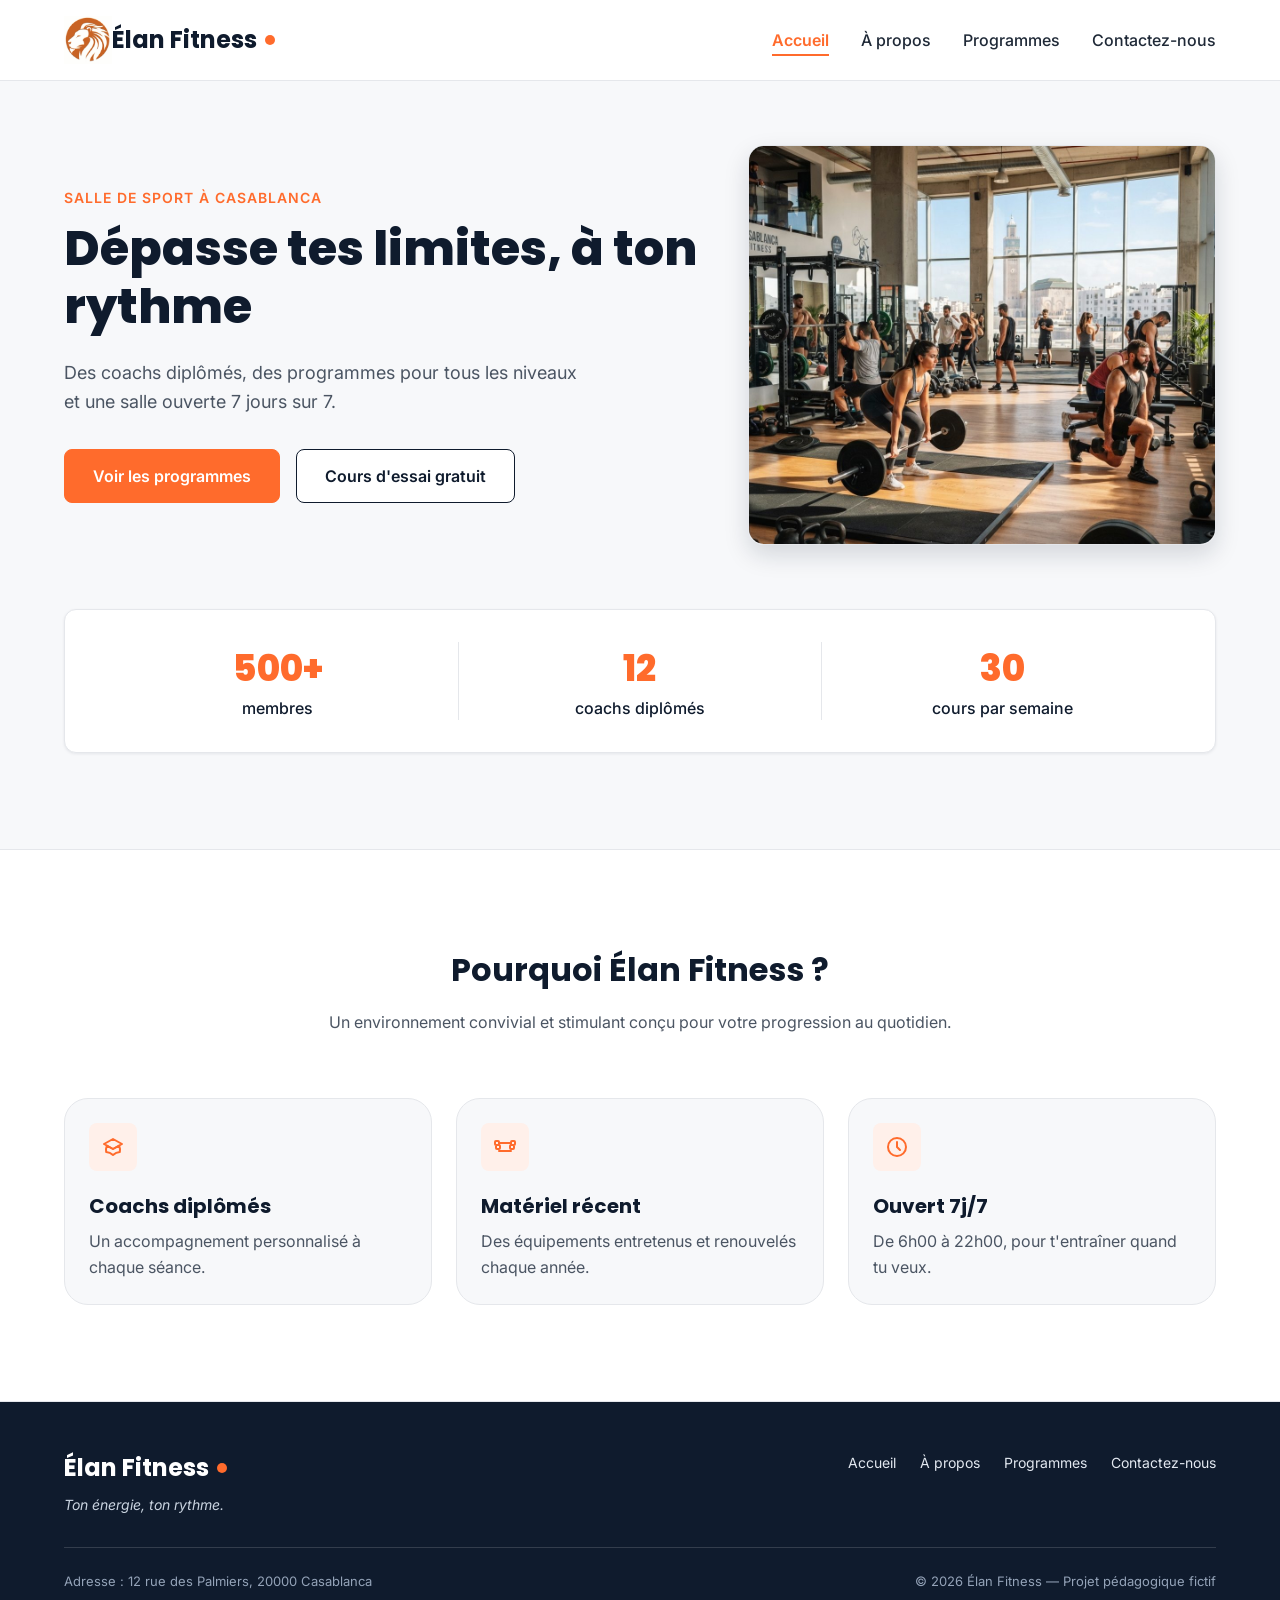
<file: index.html>
<!DOCTYPE html>
<html lang="fr">
<head>
  <meta charset="UTF-8">
  <meta name="viewport" content="width=device-width, initial-scale=1">
  <meta name="description" content="Élan Fitness, salle de sport à Casablanca : musculation, yoga, cardio et boxe fitness avec des coachs diplômés. Réservez votre cours d'essai gratuit.">
  <title>Élan Fitness | Salle de sport à Casablanca</title>

  <link rel="preconnect" href="https://fonts.googleapis.com">
  <link rel="preconnect" href="https://fonts.gstatic.com" crossorigin>
  <link href="https://fonts.googleapis.com/css2?family=Inter:wght@400;500;600&family=Poppins:wght@600;700;800&display=swap" rel="stylesheet">

  <link rel="stylesheet" href="style.css">
</head>

<body>

  <header class="en-tete">
    <div class="conteneur en-tete-contenu">
      <a href="index.html" class="logo"><img src="img/logo.png" width="48" height="48">Élan Fitness</a>

      <nav aria-label="Navigation principale">
        <ul class="menu">
          <li><a href="index.html" class="lien-actif">Accueil</a></li>
          <li><a href="a-propos.html">À propos</a></li>
          <li><a href="programmes.html">Programmes</a></li>
          <li><a href="Contactez-nous.html">Contactez-nous</a></li>
        </ul>
      </nav>
    </div>
  </header>

  <main>

    <section id="accueil" class="hero">
      <div class="conteneur">

        <div class="hero-contenu">
          <div class="hero-texte">
            <p class="sur-titre">Salle de sport à Casablanca</p>
            <h1>Dépasse tes limites, à ton rythme</h1>
            <p class="hero-description">
              Des coachs diplômés, des programmes pour tous les niveaux et une salle ouverte 7 jours sur 7.
            </p>
            <div class="boutons">
              <a href="#programmes" class="bouton bouton-principal">Voir les programmes</a>
              <a href="#contact" class="bouton bouton-secondaire">Cours d'essai gratuit</a>
            </div>
          </div>

          <img class="hero-image" src="img/hero.jpg" alt="Des personnes s'entraînent dans une salle de sport lumineuse à Casablanca">
        </div>

        <div class="chiffres">
          <div class="chiffre">
            <p class="chiffre-nombre">500+</p>
            <p>membres</p>
          </div>
          <div class="chiffre">
            <p class="chiffre-nombre">12</p>
            <p>coachs diplômés</p>
          </div>
          <div class="chiffre">
            <p class="chiffre-nombre">30</p>
            <p>cours par semaine</p>
          </div>
        </div>

      </div>
    </section>

    <section class="section section-blanche">
      <div class="conteneur">

        <div class="section-titre">
          <h2>Pourquoi Élan Fitness ?</h2>
          <p>Un environnement convivial et stimulant conçu pour votre progression au quotidien.</p>
        </div>

        <div class="cartes">
          <article class="carte carte-avantage">
            <div class="icone"><img src="img/icone-coach.svg" alt=""></div>
            <h3>Coachs diplômés</h3>
            <p>Un accompagnement personnalisé à chaque séance.</p>
          </article>

          <article class="carte carte-avantage">
            <div class="icone"><img src="img/icone-materiel.svg" alt=""></div>
            <h3>Matériel récent</h3>
            <p>Des équipements entretenus et renouvelés chaque année.</p>
          </article>

          <article class="carte carte-avantage">
            <div class="icone"><img src="img/icone-horloge.svg" alt=""></div>
            <h3>Ouvert 7j/7</h3>
            <p>De 6h00 à 22h00, pour t'entraîner quand tu veux.</p>
          </article>
        </div>

      </div>
    </section>
  </main>

  <footer class="pied-de-page">
    <div class="conteneur">

      <div class="pied-haut">
        <div>
          <p class="logo logo-clair">Élan Fitness</p>
          <p class="slogan">Ton énergie, ton rythme.</p>
        </div>

        <nav aria-label="Navigation du pied de page">
          <ul class="menu menu-pied">
            <li><a href="index.html">Accueil</a></li>
            <li><a href="a-propos.html">À propos</a></li>
            <li><a href="programmes.html">Programmes</a></li>
            <li><a href="Contactez-nous.html">Contactez-nous</a></li>
          </ul>
        </nav>
      </div>

      <div class="pied-bas">
        <p>Adresse : 12 rue des Palmiers, 20000 Casablanca</p>
        <p>&copy; 2026 Élan Fitness — Projet pédagogique fictif</p>
      </div>

    </div>
  </footer>

</body>
</html>
</file>
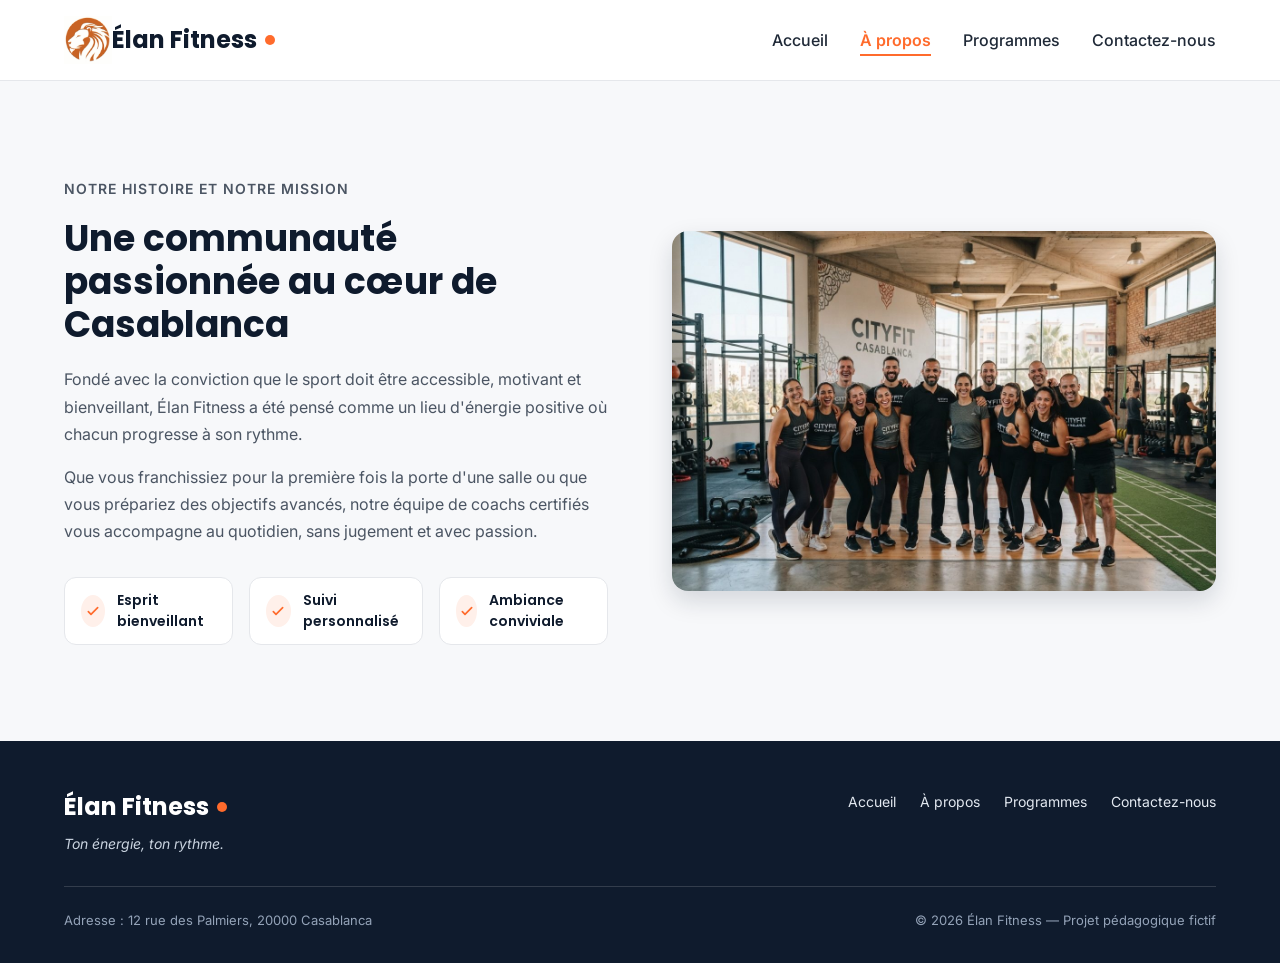
<file: a-propos.html>
<!DOCTYPE html>
<html lang="fr">
<head>
  <meta charset="UTF-8">
  <meta name="viewport" content="width=device-width, initial-scale=1">
  <meta name="description" content="Élan Fitness, salle de sport à Casablanca : musculation, yoga, cardio et boxe fitness avec des coachs diplômés. Réservez votre cours d'essai gratuit.">
  <title>Élan Fitness | Salle de sport à Casablanca</title>

  <link rel="preconnect" href="https://fonts.googleapis.com">
  <link rel="preconnect" href="https://fonts.gstatic.com" crossorigin>
  <link href="https://fonts.googleapis.com/css2?family=Inter:wght@400;500;600&family=Poppins:wght@600;700;800&display=swap" rel="stylesheet">

  <link rel="stylesheet" href="style.css">
</head>

<body>

  <header class="en-tete">
    <div class="conteneur en-tete-contenu">
      <a href="index.html" class="logo"><img src="img/logo.png" width="48" height="48">Élan Fitness</a>

      <nav aria-label="Navigation principale">
        <ul class="menu">
            <li><a href="index.html">Accueil</a></li>
            <li><a href="a-propos.html" class="lien-actif">À propos</a></li>
            <li><a href="programmes.html">Programmes</a></li>
            <li><a href="Contactez-nous.html">Contactez-nous</a></li>
        </ul>
      </nav>
    </div>
  </header>

    <main>

        <section id="a-propos" class="section">
        <div class="conteneur apropos-contenu">

            <div class="apropos-texte">
            <p class="sur-titre">Notre histoire et notre mission</p>
            <h2>Une communauté passionnée au cœur de Casablanca</h2>
            <p>
                Fondé avec la conviction que le sport doit être accessible, motivant et bienveillant,
                Élan Fitness a été pensé comme un lieu d'énergie positive où chacun progresse à son rythme.
            </p>
            <p>
                Que vous franchissiez pour la première fois la porte d'une salle ou que vous prépariez des
                objectifs avancés, notre équipe de coachs certifiés vous accompagne au quotidien, sans
                jugement et avec passion.
            </p>

            <ul class="valeurs">
                <li class="valeur">
                <div class="icone icone-petite"><img src="img/icone-check.svg" alt=""></div>
                <span>Esprit bienveillant</span>
                </li>
                <li class="valeur">
                <div class="icone icone-petite"><img src="img/icone-check.svg" alt=""></div>
                <span>Suivi personnalisé</span>
                </li>
                <li class="valeur">
                <div class="icone icone-petite"><img src="img/icone-check.svg" alt=""></div>
                <span>Ambiance conviviale</span>
                </li>
            </ul>
            </div>

            <img class="apropos-image" src="img/equipe.jpg" alt="L'équipe de coachs d'Élan Fitness réunie dans la salle">

        </div>
        </section>
    </main>
</body>
</html>
  <footer class="pied-de-page">
    <div class="conteneur">

      <div class="pied-haut">
        <div>
          <p class="logo logo-clair">Élan Fitness</p>
          <p class="slogan">Ton énergie, ton rythme.</p>
        </div>

        <nav aria-label="Navigation du pied de page">
          <ul class="menu menu-pied">
            <li><a href="index.html">Accueil</a></li>
            <li><a href="a-propos.html">À propos</a></li>
            <li><a href="programmes.html">Programmes</a></li>
            <li><a href="Contactez-nous.html">Contactez-nous</a></li>
          </ul>
        </nav>
      </div>

      <div class="pied-bas">
        <p>Adresse : 12 rue des Palmiers, 20000 Casablanca</p>
        <p>&copy; 2026 Élan Fitness — Projet pédagogique fictif</p>
      </div>

    </div>
  </footer>

</body>
</html>
</file>
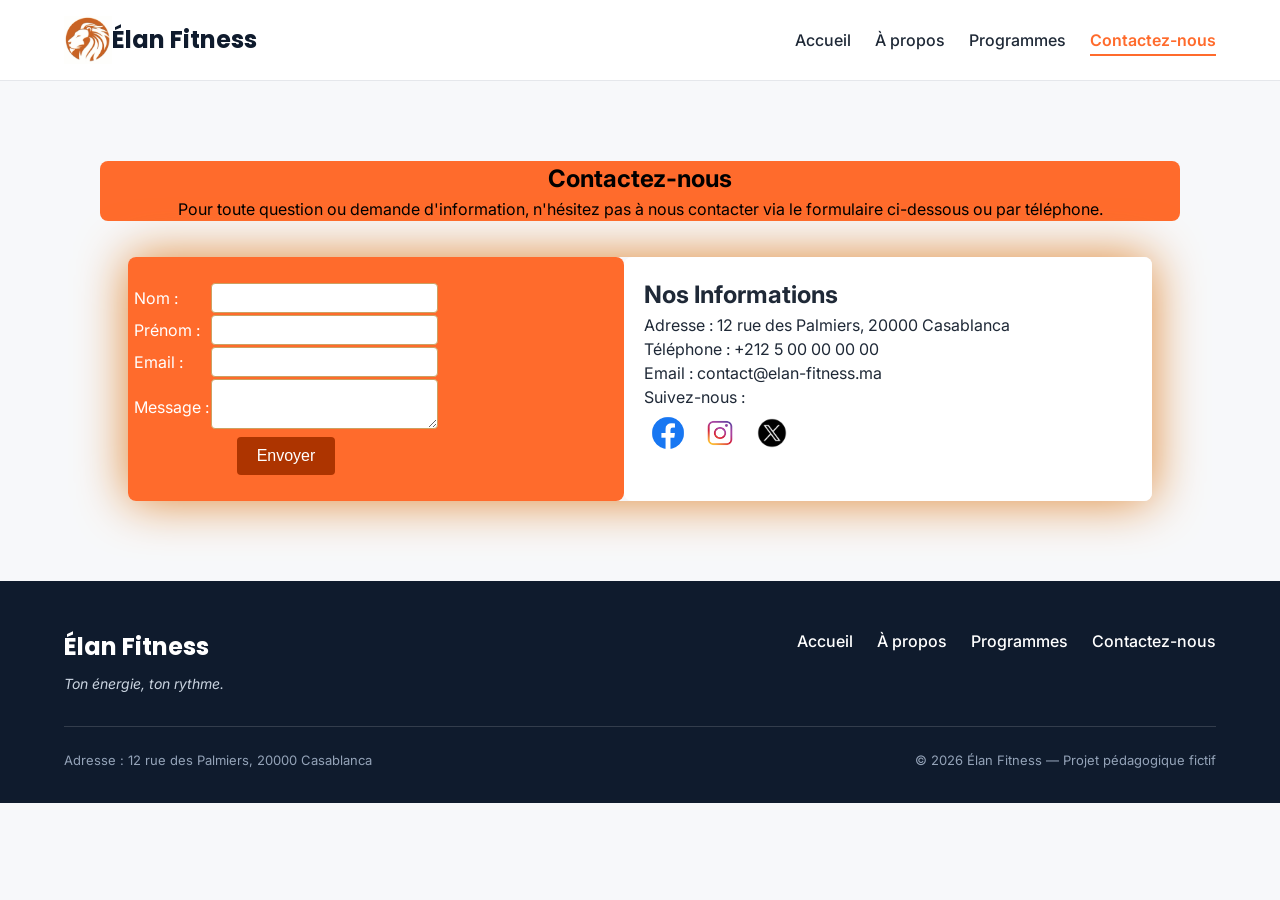
<file: Contactez-nous.html>
<!DOCTYPE html>
<html lang="fr">
<head>
  <meta charset="UTF-8">
  <meta name="viewport" content="width=device-width, initial-scale=1">
  <meta name="description" content="Élan Fitness, salle de sport à Casablanca : musculation, yoga, cardio et boxe fitness avec des coachs diplômés. Réservez votre cours d'essai gratuit.">
  <title>Élan Fitness | Salle de sport à Casablanca</title>

  <link rel="preconnect" href="https://fonts.googleapis.com">
  <link rel="preconnect" href="https://fonts.gstatic.com" crossorigin>
  <link href="https://fonts.googleapis.com/css2?family=Inter:wght@400;500;600&family=Poppins:wght@600;700;800&display=swap" rel="stylesheet">

  <link rel="stylesheet" href="style_contact.css">
</head>
<body>

  <header class="en-tete">
    <div class="conteneur en-tete-contenu">
      <a href="index.html" class="logo"><img src="img/logo.png" width="48" height="48">Élan Fitness</a>

      <nav aria-label="Navigation principale">
        <ul class="menu">
            <li><a href="index.html">Accueil</a></li>
            <li><a href="a-propos.html">À propos</a></li>
            <li><a href="programmes.html">Programmes</a></li>
            <li><a href="Contactez-nous.html" class="lien-actif">Contactez-nous</a></li>
        </ul>
      </nav>
    </div>
  </header>
  <main>
    <section class="section">
      <div class="contact-nous">
        <h2>Contactez-nous</h2>
        <p>Pour toute question ou demande d'information, n'hésitez pas à nous contacter via le formulaire ci-dessous ou par téléphone.</p>
      </div>
      <div class="contact-contenu">
        <form class="contact-formulaire">
          <table class="form-group">
            <tr>
              <div class="form-group">
              <td><label for="nom" >Nom :</label></td>
              <td ><input type="text" id="nom" name="Nom" ></td>
              </div>
            </tr>
            <tr>
              <div class="form-group">
              <td><label for="prénom">Prénom :</label></td>
              <td><input type="text" id="prénom" name="Prénom" ></td>
              </div>
            </tr>
            <tr>
              <div class="form-group">
              <td><label for="email">Email :</label></td>
              <td><input type="email" id="email" name="Email" ></td>
              </div>
            </tr>
            <tr>
              <div class="form-group">
              <td><label for="message">Message :</label></td>
              <td><textarea id="message" name="Message" ></textarea></td>
              </div>
            </tr>
            <tr>
              <td colspan="2" style="text-align: center;">
                <button class="bouton-envoyer" type="submit">Envoyer</button>
              </td>
            </tr>
          </table>
        </form>
        <div class="About-us">
          <h3>Nos Informations</h3>
          <ul>
            <li>Adresse : 12 rue des Palmiers, 20000 Casablanca</li>
            <li>Téléphone : +212 5 00 00 00 00</li>
            <li>Email : contact@elan-fitness.ma</li>
          </ul>
          <p>Suivez-nous :
            <div class="icone img">
              <a href="#" target="_blank"><img class="icone img" src="img/facebook-icon.png" alt="Facebook"></a>
              <a href="#" target="_blank"><img class="icone img" src="img/instagram-icon.png" alt="Instagram"></a>
              <a href="#" target="_blank"><img class="icone img" src="img/X-icon.png" alt="Twitter"></a>
            </div>
          </p>
        </div>
        
      </div>
    </section>
</body>
</html>
<footer class="pied-de-page">
  <div class="conteneur">

      <div class="pied-haut">
        <div>
          <p class="logo logo-clair">Élan Fitness</p>
          <p class="slogan">Ton énergie, ton rythme.</p>
        </div>

        <nav aria-label="Navigation du pied de page">
          <ul class="menu menu-pied">
            <li><a href="index.html">Accueil</a></li>
            <li><a href="a-propos.html">À propos</a></li>
            <li><a href="programmes.html">Programmes</a></li>
            <li><a href="Contactez-nous.html">Contactez-nous</a></li>
          </ul>
        </nav>
      </div>

      <div class="pied-bas">
        <p>Adresse : 12 rue des Palmiers, 20000 Casablanca</p>
        <p>&copy; 2026 Élan Fitness — Projet pédagogique fictif</p>
      </div>
</footer>
</file>
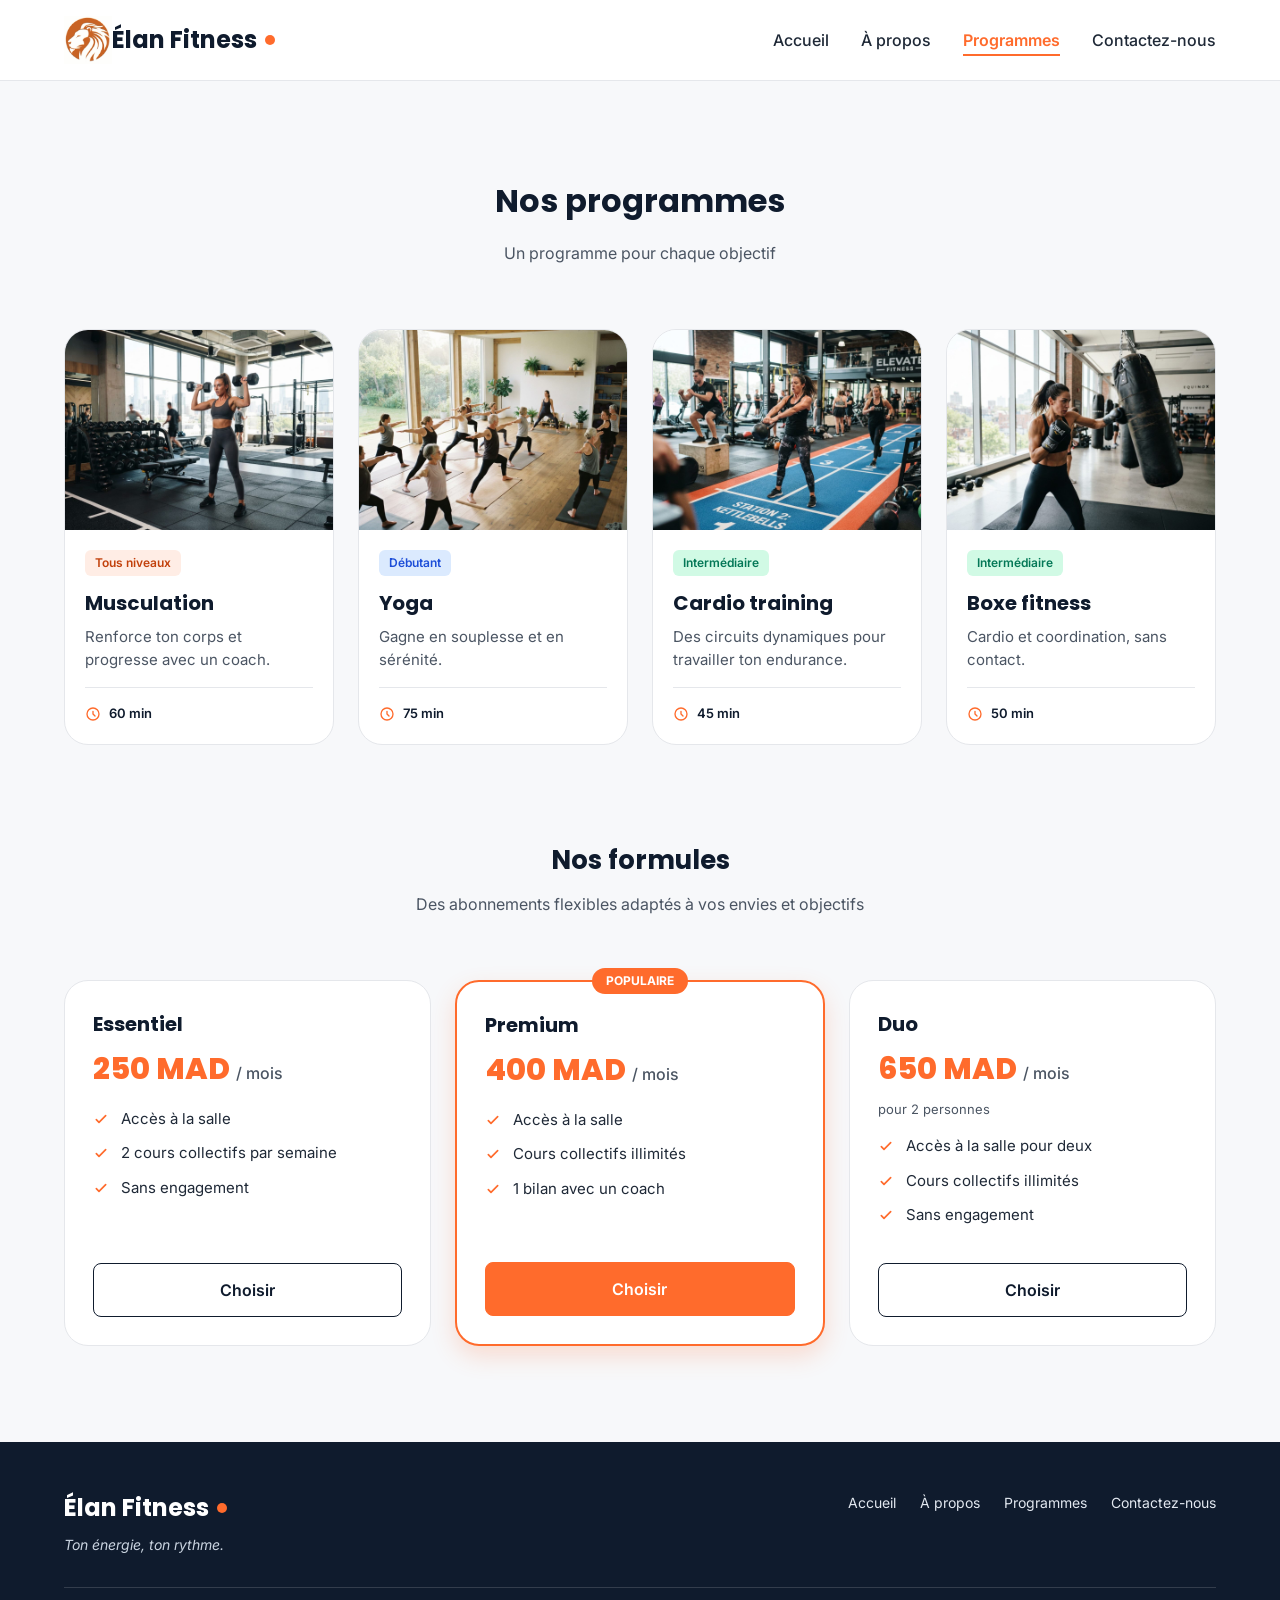
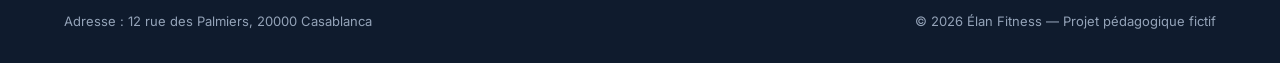
<file: programmes.html>
<!DOCTYPE html>
<html lang="fr">
<head>
  <meta charset="UTF-8">
  <meta name="viewport" content="width=device-width, initial-scale=1">
  <meta name="description" content="Élan Fitness, salle de sport à Casablanca : musculation, yoga, cardio et boxe fitness avec des coachs diplômés. Réservez votre cours d'essai gratuit.">
  <title>Élan Fitness | Salle de sport à Casablanca</title>

  <link rel="preconnect" href="https://fonts.googleapis.com">
  <link rel="preconnect" href="https://fonts.gstatic.com" crossorigin>
  <link href="https://fonts.googleapis.com/css2?family=Inter:wght@400;500;600&family=Poppins:wght@600;700;800&display=swap" rel="stylesheet">

  <link rel="stylesheet" href="style.css">
</head>

<body>

  <header class="en-tete">
    <div class="conteneur en-tete-contenu">
      <a href="index.html" class="logo"><img src="img/logo.png" width="48" height="48">Élan Fitness</a>

      <nav aria-label="Navigation principale">
        <ul class="menu">
          <li><a href="index.html">Accueil</a></li>
          <li><a href="a-propos.html">À propos</a></li>
          <li><a href="programmes.html" class="lien-actif">Programmes</a></li>
          <li><a href="Contactez-nous.html">Contactez-nous</a></li>
        </ul>
      </nav>
    </div>
  </header>

    <main>
            <section id="programmes" class="section">
      <div class="conteneur">

        <div class="section-titre">
          <h2>Nos programmes</h2>
          <p>Un programme pour chaque objectif</p>
        </div>

        <div class="cartes">

          <article class="carte carte-programme">
            <img src="img/musculation.jpg" alt="Une sportive soulève des haltères dans l'espace musculation">
            <div class="programme-corps">
              <span class="etiquette etiquette-orange">Tous niveaux</span>
              <h3>Musculation</h3>
              <p>Renforce ton corps et progresse avec un coach.</p>
              <p class="duree"><img src="img/icone-duree.svg" alt="">60 min</p>
            </div>
          </article>

          <article class="carte carte-programme">
            <img src="img/yoga.jpg" alt="Un groupe pratique le yoga sur des tapis dans une salle lumineuse">
            <div class="programme-corps">
              <span class="etiquette etiquette-bleue">Débutant</span>
              <h3>Yoga</h3>
              <p>Gagne en souplesse et en sérénité.</p>
              <p class="duree"><img src="img/icone-duree.svg" alt="">75 min</p>
            </div>
          </article>

          <article class="carte carte-programme">
            <img src="img/cardio.jpg" alt="Des sportifs suivent un circuit de cardio training avec des kettlebells">
            <div class="programme-corps">
              <span class="etiquette etiquette-verte">Intermédiaire</span>
              <h3>Cardio training</h3>
              <p>Des circuits dynamiques pour travailler ton endurance.</p>
              <p class="duree"><img src="img/icone-duree.svg" alt="">45 min</p>
            </div>
          </article>

          <article class="carte carte-programme">
            <img src="img/boxe.jpg" alt="Une sportive frappe un sac de frappe pendant un cours de boxe fitness">
            <div class="programme-corps">
              <span class="etiquette etiquette-verte">Intermédiaire</span>
              <h3>Boxe fitness</h3>
              <p>Cardio et coordination, sans contact.</p>
              <p class="duree"><img src="img/icone-duree.svg" alt="">50 min</p>
            </div>
          </article>

        </div>

        <div class="formules">

          <div class="section-titre">
            <h3>Nos formules</h3>
            <p>Des abonnements flexibles adaptés à vos envies et objectifs</p>
          </div>

          <div class="cartes">

            <article class="carte formule">
              <h4>Essentiel</h4>
              <p class="prix">250 MAD <span>/ mois</span></p>
              <ul class="formule-liste">
                <li>Accès à la salle</li>
                <li>2 cours collectifs par semaine</li>
                <li>Sans engagement</li>
              </ul>
              <a href="#contact" class="bouton bouton-secondaire">Choisir</a>
            </article>

            <article class="carte formule formule-populaire">
              <p class="badge-populaire">Populaire</p>
              <h4>Premium</h4>
              <p class="prix">400 MAD <span>/ mois</span></p>
              <ul class="formule-liste">
                <li>Accès à la salle</li>
                <li>Cours collectifs illimités</li>
                <li>1 bilan avec un coach</li>
              </ul>
              <a href="#contact" class="bouton bouton-principal">Choisir</a>
            </article>

            <article class="carte formule">
              <h4>Duo</h4>
              <p class="prix">650 MAD <span>/ mois</span></p>
              <p class="prix-note">pour 2 personnes</p>
              <ul class="formule-liste">
                <li>Accès à la salle pour deux</li>
                <li>Cours collectifs illimités</li>
                <li>Sans engagement</li>
              </ul>
              <a href="#contact" class="bouton bouton-secondaire">Choisir</a>
            </article>

          </div>
        </div>

      </div>
    </section>
    </main>
</body>
</html>
  <footer class="pied-de-page">
    <div class="conteneur">

      <div class="pied-haut">
        <div>
          <p class="logo logo-clair">Élan Fitness</p>
          <p class="slogan">Ton énergie, ton rythme.</p>
        </div>

        <nav aria-label="Navigation du pied de page">
          <ul class="menu menu-pied">
            <li><a href="index.html">Accueil</a></li>
            <li><a href="a-propos.html">À propos</a></li>
            <li><a href="programmes.html">Programmes</a></li>
            <li><a href="Contactez-nous.html">Contactez-nous</a></li>
          </ul>
        </nav>
      </div>

      <div class="pied-bas">
        <p>Adresse : 12 rue des Palmiers, 20000 Casablanca</p>
        <p>&copy; 2026 Élan Fitness — Projet pédagogique fictif</p>
      </div>

    </div>
  </footer>

</body>
</html>
</file>
<file: style.css>
* {
  box-sizing: border-box;
  margin: 0;
  padding: 0;
}

html {
  scroll-behavior: smooth;
}

body {
  font-family: 'Inter', Arial, sans-serif;
  font-size: 16px;
  line-height: 1.5;
  color: #1F2937;
  background-color: #F7F8FA;
}

h1, h2, h3, h4 {
  font-family: 'Poppins', Arial, sans-serif;
  color: #0F1B2D;
}

a {
  color: inherit;
  text-decoration: none;
}

ul {
  list-style: none;
}

img {
  display: block;
  max-width: 100%;
}

a:focus-visible,
button:focus-visible {
  outline: 3px solid #FF6B2C;
  outline-offset: 2px;
}

.conteneur {
  width: 100%;
  max-width: 1200px;
  margin: 0 auto;
  padding: 0 24px;
}

.section {
  padding: 96px 0;
}

.section-blanche {
  background-color: #FFFFFF;
  border-top: 1px solid #E5E7EB;
  border-bottom: 1px solid #E5E7EB;
}

.section-titre {
  max-width: 640px;
  margin: 0 auto 64px;
  text-align: center;
}

.section-titre h2 {
  font-size: 32px;
  margin-bottom: 16px;
}

.section-titre h3 {
  font-size: 26px;
  margin-bottom: 12px;
}

.section-titre p {
  color: #4B5563;
}

.sur-titre {
  font-size: 14px;
  font-weight: 600;
  color: #FF6B2C;
  text-transform: uppercase;
  letter-spacing: 1px;
  margin-bottom: 12px;
}

.bouton {
  display: inline-block;
  padding: 14px 28px;
  border-radius: 8px;
  font-size: 16px;
  font-weight: 600;
  text-align: center;
  cursor: pointer;
}

.bouton-principal {
  background-color: #FF6B2C;
  border: 1px solid #FF6B2C;
  color: #FFFFFF;
}

.bouton-principal:hover {
  background-color: #F05817;
}

.bouton-secondaire {
  background-color: #FFFFFF;
  border: 1px solid #0F1B2D;
  color: #0F1B2D;
}

.bouton-secondaire:hover {
  background-color: #F3F4F6;
}

.cartes {
  display: flex;
  gap: 24px;
}

.carte {
  flex: 1;
  background-color: #FFFFFF;
  border: 1px solid #E5E7EB;
  border-radius: 24px;
  box-shadow: 0 4 px 6px rgba(0, 0, 0, 0.08);
}

.icone {
  width: 48px;
  height: 48px;
  background-color: #FFF0EA;
  border-radius: 8px;
  display: flex;
  align-items: center;
  justify-content: center;
}

.icone img {
  width: 24px;
  height: 24px;
}

.icone-petite {
  width: 32px;
  height: 32px;
  border-radius: 50%;
}

.icone-petite img {
  width: 16px;
  height: 16px;
}

.en-tete {
  position: sticky;
  top: 0;
  z-index: 10;
  background-color: #FFFFFF;
  border-bottom: 1px solid #E5E7EB;
}

.en-tete-contenu {
  height: 80px;
  display: flex;
  align-items: center;
  justify-content: space-between;
}

.logo {
  display: flex;
  align-items: center;
  font-family: 'Poppins', Arial, sans-serif;
  font-size: 24px;
  font-weight: 700;
  color: #0F1B2D;
}

.logo::after {
  content: "";
  width: 10px;
  height: 10px;
  margin-left: 8px;
  background-color: #FF6B2C;
  border-radius: 50%;
}

.menu {
  display: flex;
  gap: 32px;
}

.menu a {
  font-weight: 500;
  padding-bottom: 4px;
  border-bottom: 2px solid transparent;
}

.menu a:hover {
  color: #FF6B2C;
}

.menu .lien-actif {
  color: #FF6B2C;
  font-weight: 600;
  border-bottom-color: #FF6B2C;
}

.hero {
  padding: 64px 0 96px;
}

.hero-contenu {
  display: flex;
  align-items: center;
  gap: 32px;
}

.hero-texte {
  flex: 7;
}

.hero-texte h1 {
  font-size: 48px;
  font-weight: 800;
  line-height: 1.2;
  margin-bottom: 24px;
}

.hero-description {
  max-width: 520px;
  font-size: 18px;
  line-height: 1.6;
  color: #4B5563;
  margin-bottom: 32px;
}

.boutons {
  display: flex;
  flex-wrap: wrap;
  gap: 16px;
}

.hero-image {
  flex: 5;
  min-width: 0;
  height: 400px;
  object-fit: cover;
  border-radius: 16px;
  border: 1px solid #E5E7EB;
  box-shadow: 0 10px 25px rgba(15, 27, 45, 0.15);
}

.chiffres {
  display: flex;
  margin-top: 64px;
  padding: 32px;
  background-color: #FFFFFF;
  border: 1px solid #E5E7EB;
  border-radius: 12px;
  box-shadow: 0 1px 3px rgba(15, 27, 45, 0.08);
}

.chiffre {
  flex: 1;
  text-align: center;
  font-weight: 500;
  color: #0F1B2D;
}

.chiffre + .chiffre {
  border-left: 1px solid #E5E7EB;
}

.chiffre-nombre {
  font-family: 'Poppins', Arial, sans-serif;
  font-size: 36px;
  font-weight: 800;
  color: #FF6B2C;
}

.carte-avantage {
  padding: 24px;
  background-color: #F7F8FA;
  box-shadow: none;
}

.carte-avantage .icone {
  margin-bottom: 20px;
}

.carte-avantage h3 {
  font-size: 20px;
  margin-bottom: 8px;
}

.carte-avantage p {
  color: #4B5563;
  line-height: 1.6;
}

.apropos-contenu {
  display: flex;
  align-items: center;
  gap: 64px;
}

.apropos-texte {
  flex: 5 1 0;
}

.apropos-texte h2 {
  font-size: 36px;
  line-height: 1.2;
  margin-bottom: 20px;
}

.apropos-texte p {
  color: #4B5563;
  line-height: 1.7;
  margin-bottom: 16px;
}

.valeurs {
  display: flex;
  gap: 16px;
  margin-top: 32px;
}

.valeur {
  flex: 1;
  display: flex;
  align-items: center;
  gap: 12px;
  padding: 12px 16px;
  background-color: #FFFFFF;
  border: 1px solid #E5E7EB;
  border-radius: 12px;
  font-family: 'Poppins', Arial, sans-serif;
  font-size: 14px;
  font-weight: 600;
  color: #0F1B2D;
}

.apropos-image {
  flex: 5 1 0;
  min-width: 0;
  height: 360px;
  object-fit: cover;
  border-radius: 16px;
  box-shadow: 0 10px 25px rgba(15, 27, 45, 0.15);
}

.carte-programme {
  display: flex;
  flex-direction: column;
  overflow: hidden;
}

.carte-programme > img {
  width: 100%;
  height: 200px;
  object-fit: cover;
}

.programme-corps {
  flex: 1;
  display: flex;
  flex-direction: column;
  padding: 20px;
}

.programme-corps h3 {
  font-size: 20px;
  margin-bottom: 8px;
}

.programme-corps p {
  font-size: 15px;
  color: #4B5563;
}

.etiquette {
  align-self: flex-start;
  padding: 4px 10px;
  margin-bottom: 12px;
  border-radius: 6px;
  font-size: 12px;
  font-weight: 600;
}

.etiquette-orange {
  background-color: #FFEDE5;
  color: #C2410C;
}

.etiquette-bleue {
  background-color: #DBEAFE;
  color: #1D4ED8;
}

.etiquette-verte {
  background-color: #D1FAE5;
  color: #047857;
}

.programme-corps .duree {
  display: flex;
  align-items: center;
  gap: 8px;
  margin-top: auto;
  padding-top: 16px;
  border-top: 1px solid #E5E7EB;
  font-size: 13px;
  font-weight: 600;
  color: #0F1B2D;
}

.programme-corps h3 + p {
  margin-bottom: 16px;
}

.duree img {
  width: 16px;
  height: 16px;
}

.formules {
  margin-top: 96px;
}

.formule {
  position: relative;
  display: flex;
  flex-direction: column;
  padding: 28px;
}

.formule h4 {
  font-size: 20px;
}

.prix {
  margin: 8px 0 16px;
  font-family: 'Poppins', Arial, sans-serif;
  font-size: 30px;
  font-weight: 800;
  color: #FF6B2C;
}

.prix span {
  font-family: 'Inter', Arial, sans-serif;
  font-size: 16px;
  font-weight: 500;
  color: #4B5563;
}

.prix-note {
  margin: -8px 0 16px;
  font-size: 13px;
  color: #4B5563;
}

.formule-liste {
  flex: 1;
  margin-bottom: 24px;
}

.formule-liste li {
  padding-left: 28px;
  margin-bottom: 12px;
  font-size: 15px;
  background-image: url('img/icone-check.svg');
  background-repeat: no-repeat;
  background-position: left center;
  background-size: 16px;
}

.formule .bouton {
  display: block;
}

.formule-populaire {
  border: 2px solid #FF6B2C;
  box-shadow: 0 10px 25px rgba(255, 107, 44, 0.2);
}

.badge-populaire {
  position: absolute;
  top: -14px;
  left: 50%;
  transform: translateX(-50%);
  padding: 4px 14px;
  background-color: #FF6B2C;
  border-radius: 999px;
  font-size: 12px;
  font-weight: 700;
  text-transform: uppercase;
  color: #FFFFFF;
}

.pied-de-page {
  padding: 48px 0 32px;
  background-color: #0F1B2D;
  color: #FFFFFF;
}

.pied-haut {
  display: flex;
  justify-content: space-between;
  align-items: flex-start;
  padding-bottom: 32px;
  border-bottom: 1px solid rgba(255, 255, 255, 0.15);
}

.logo-clair {
  color: #FFFFFF;
}

.slogan {
  margin-top: 8px;
  font-size: 14px;
  font-style: italic;
  color: #CBD5E1;
}

.menu-pied {
  gap: 24px;
}

.menu-pied a {
  font-size: 14px;
  font-weight: 400;
  color: #E2E8F0;
}

.pied-bas {
  display: flex;
  justify-content: space-between;
  margin-top: 24px;
  font-size: 13px;
  color: #94A3B8;
}

@media (max-width: 992px) {
  .hero-contenu,
  .apropos-contenu,
  .cartes,
  .valeurs {
    flex-direction: column;
    gap: 24px;
  }

  .chiffres {
    flex-direction: column;
    gap: 16px;
  }

  .chiffre + .chiffre {
    border-left: none;
    border-top: 1px solid #E5E7EB;
    padding-top: 16px;
  }

  .pied-haut,
  .pied-bas {
    flex-direction: column;
    align-items: center;
    text-align: center;
    gap: 16px;
  }
.en-tete-contenu {
  height: auto ;
  padding: 14px 20px;
  flex-direction: column;
  gap: 12px;
}
.menu {
  flex-wrap: wrap;
  justify-content: center;
  gap: 10px 16xp;
}
}
</file>
<file: style_contact.css>
* {
  box-sizing: border-box;
  margin: 0;
  padding: 0;
}

html {
  scroll-behavior: smooth;
}

body {
  font-family: 'Inter', Arial, sans-serif;
  font-size: 16px;
  line-height: 1.5;
  color: #1F2937;
  background-color: #F7F8FA;
}

a {
  color: inherit;
  text-decoration: none;
}

ul {
  list-style: none;
}

.conteneur {
  width: 100%;
  max-width: 1200px;
  margin: 0 auto;
  padding: 0 24px;
}

.en-tete {
  position: sticky;
  top: 0;
  z-index: 10;
  background-color: #FFFFFF;
  border-bottom: 1px solid #E5E7EB;
}

.en-tete-contenu {
  height: 80px;
  display: flex;
  align-items: center;
  justify-content: space-between;
}

.logo {
  display: flex;
  align-items: center;
  font-family: 'Poppins', Arial, sans-serif;
  font-size: 24px;
  font-weight: 700;
  color: #0F1B2D;
}

.menu {
  display: flex;
  gap: 24px;
}

.menu .lien-actif {
  color: #FF6B2C;
  font-weight: 600;
  border-bottom-color: #FF6B2C;
}

.menu a {
  font-weight: 500;
  padding-bottom: 4px;
  border-bottom: 2px solid transparent;
}

.section {
  padding: 80px 0;
}
.contact-contenu {
  width: 80%;
  box-shadow:  0 0px 50px rgb(224, 135, 51);
  border-style: none;
  border-width: 2px;
  border-radius: 8px;
  margin: auto;
  margin-top:36px ;
  display: flex;
}

.contact-formulaire {
  max-width: 600px;
  border-style: none;
  border-radius: 8px;
  background-color: #FF6B2C;
  padding: 4px;
  flex:1 1 0;
}

.icone img {
  width: 48px;
  height: 48px;
  color: #FF6B2C;
}

.pied-de-page {
  padding: 48px 0 32px;
  background-color: #0F1B2D;
  color: #FFFFFF;
}

.pied-haut {
  display: flex;
  justify-content: space-between;
  align-items: flex-start;
  padding-bottom: 32px;
  border-bottom: 1px solid rgba(255, 255, 255, 0.15);
}

.logo-clair {
  color: #FFFFFF;
}

.slogan {
  margin-top: 8px;
  font-size: 14px;
  font-style: italic;
  color: #CBD5E1;
}

.pied-bas {
  display: flex;
  justify-content: space-between;
  margin-top: 24px;
  font-size: 13px;
  color: #94A3B8;
}

.form-group label {
  color: #FFFFFF;

} 

.form-group {
  margin-bottom: 20px;
} 

input,textarea {
  width: 100%;
  padding: 5px;
  border: 1px solid #cca161;
  border-radius: 4px;
  font-size: 16px;
}

.bouton-envoyer {
  background-color: #ad3400;
  color: #FFFFFF;
  padding: 10px 20px;
  border: none;
  border-radius: 4px;
  font-size: 16px;
}

.About-us h3{
  font-size: 24px;
}

.About-us {
  background-color: #ffffff;
  border-radius: 8px;
  position: relative;
  padding: 20px;
  flex:1 0 0;
}

.contact-nous{
  border-style: filled;
  border-radius: 8px;
  border-width: 1px;
  background-color: #FF6B2C;
  margin: auto;
  margin-right: 100px;
  margin-left: 100px;
  text-align: center;
}

.contact-nous p ,.contact-nous h2{
  color: #000000;
}

@media (max-width: 992px) {
  .pied-haut,
  .pied-bas {
    flex-direction: column;
    align-items: center;
    text-align: center;
    gap: 16px;
  }
  
.en-tete-contenu {
  height: auto ;
  padding: 14px 20px;
  flex-direction: column;
  gap: 12px;
}
.menu {
  flex-wrap: wrap;
  justify-content: center;
  gap: 10px 16xp;
}
}
</file>
